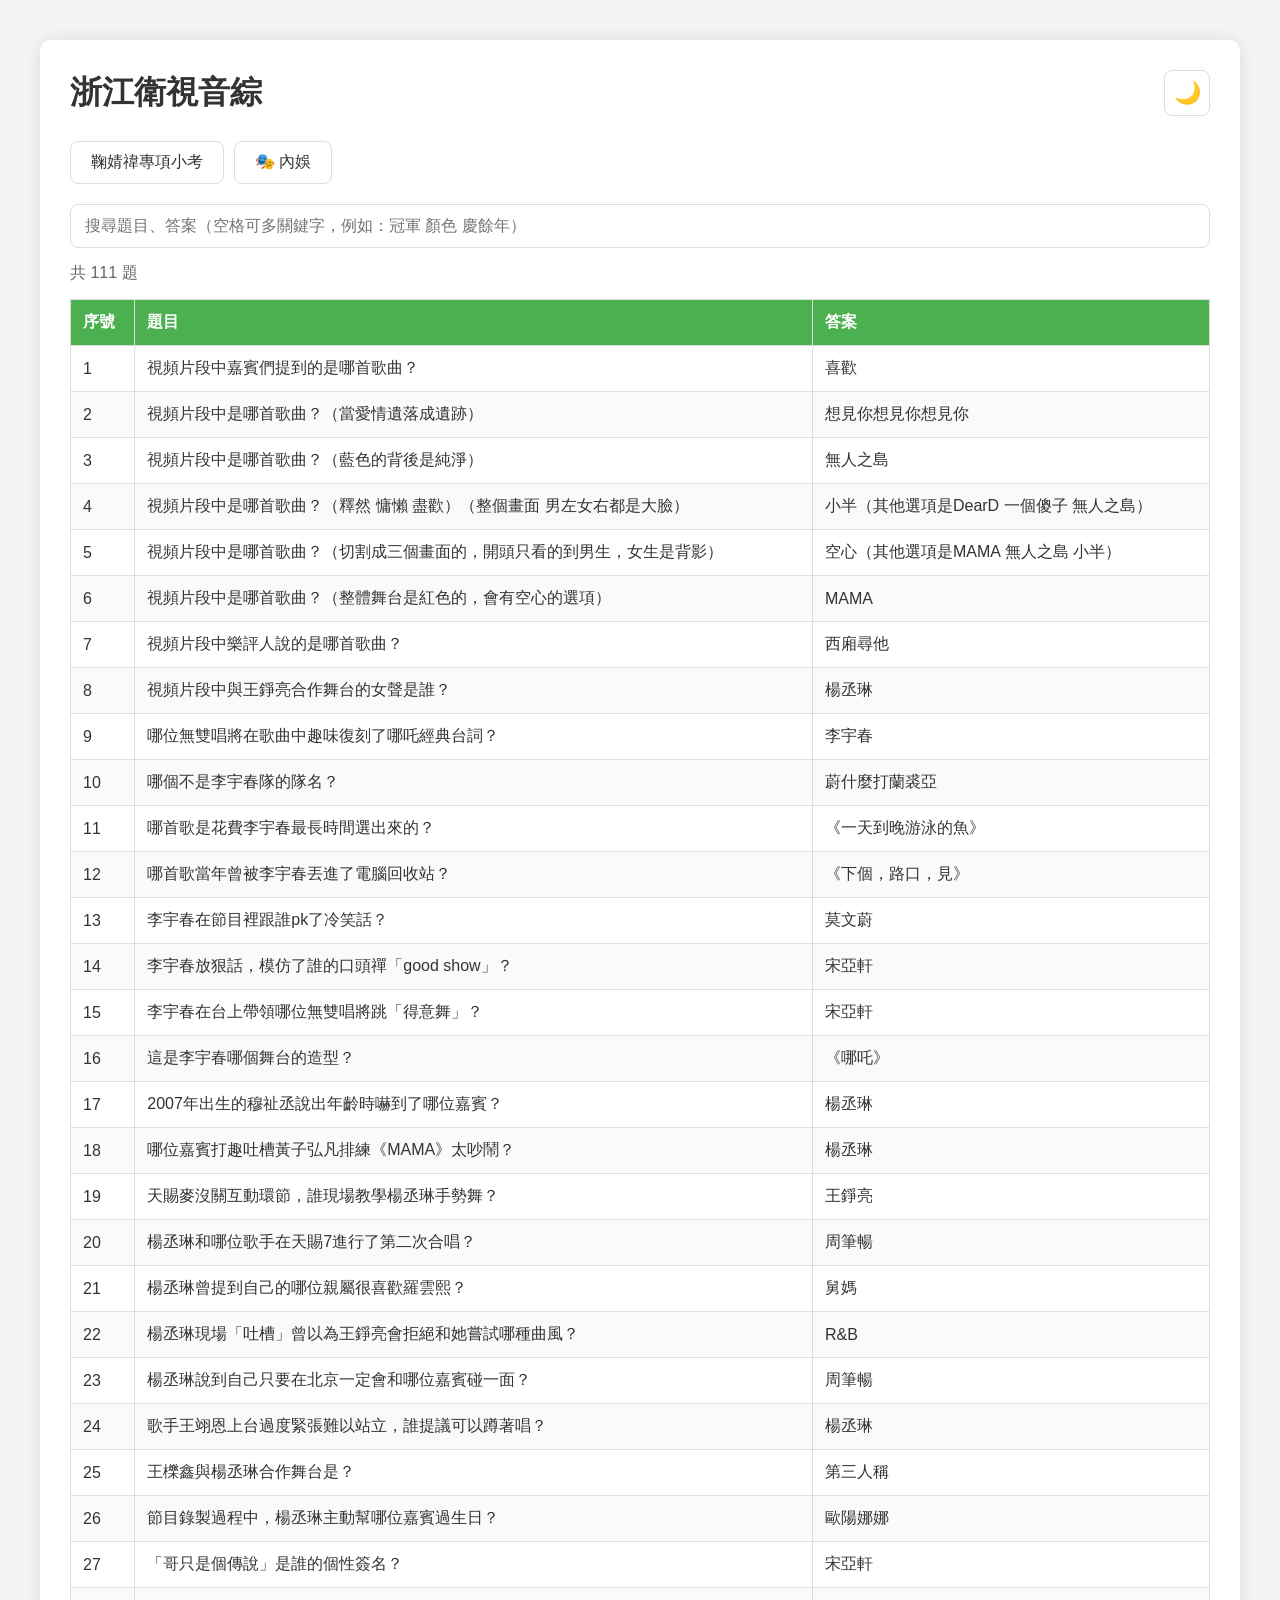
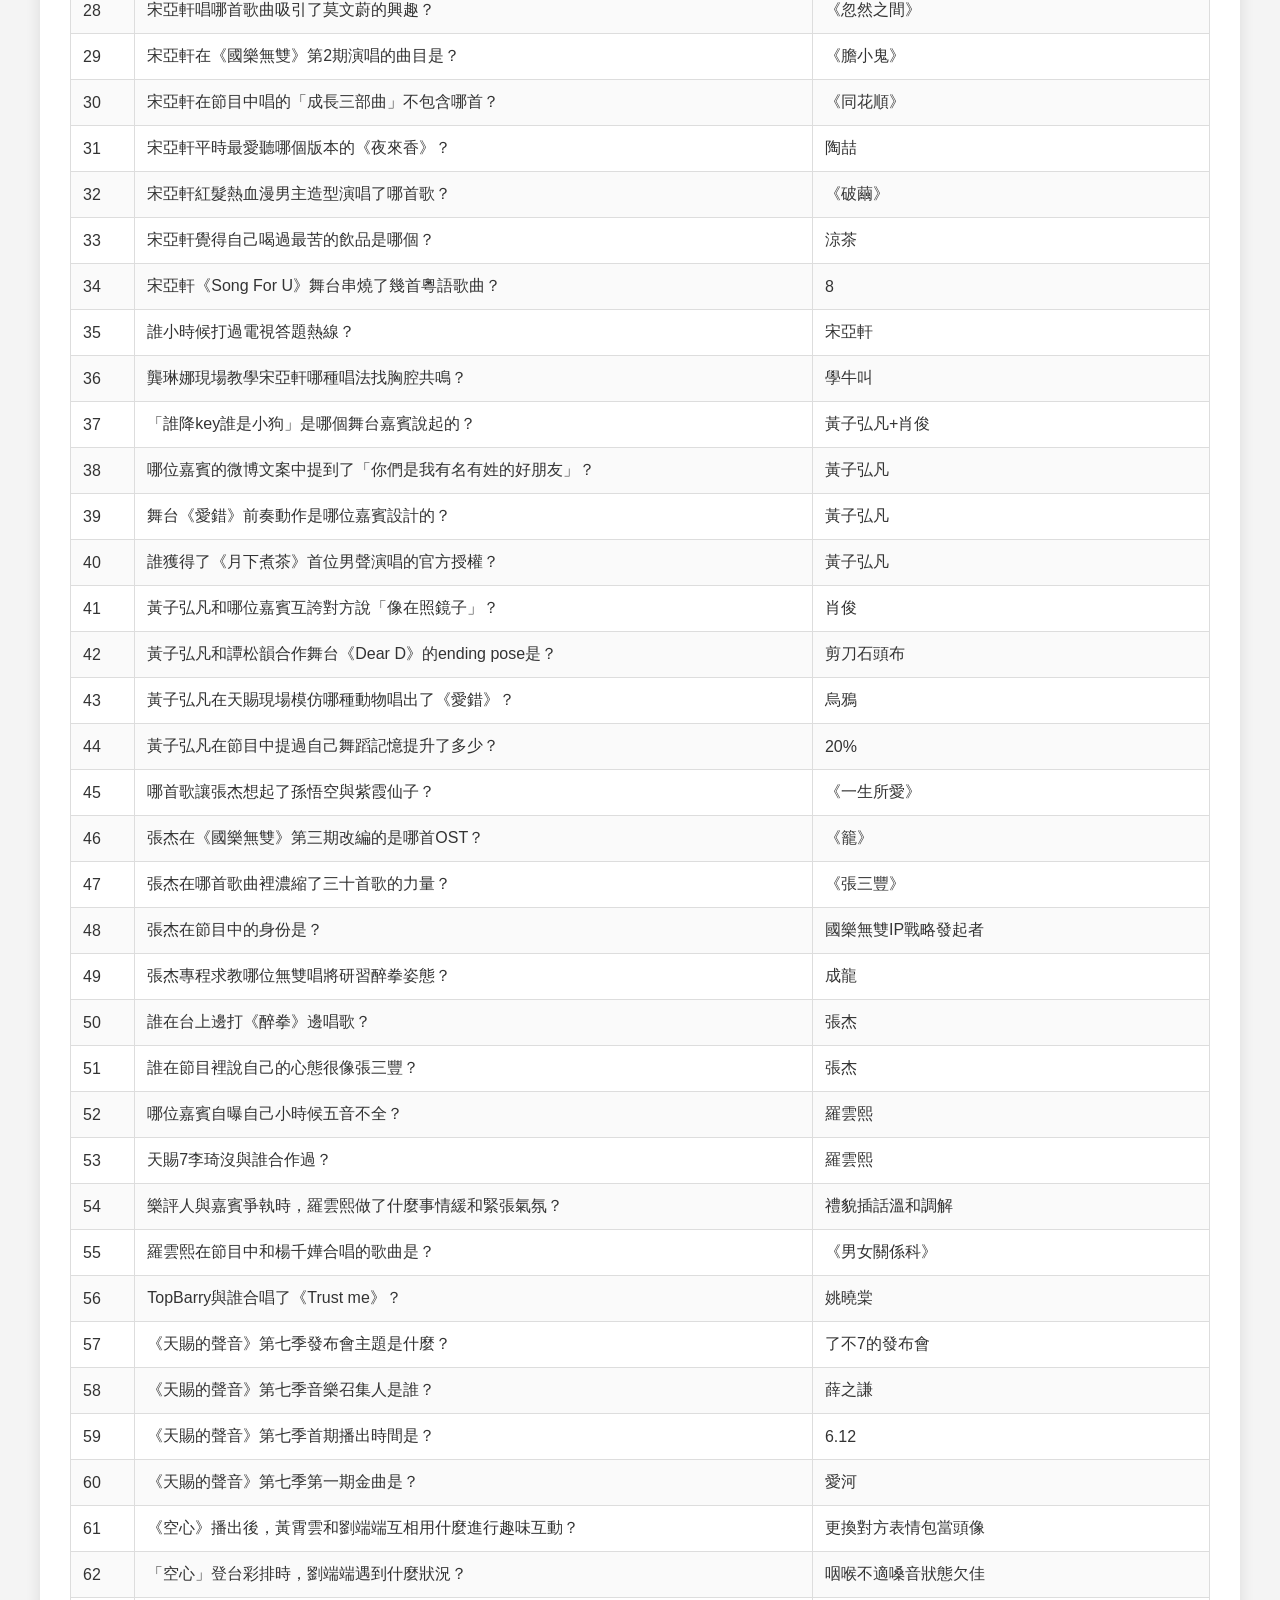
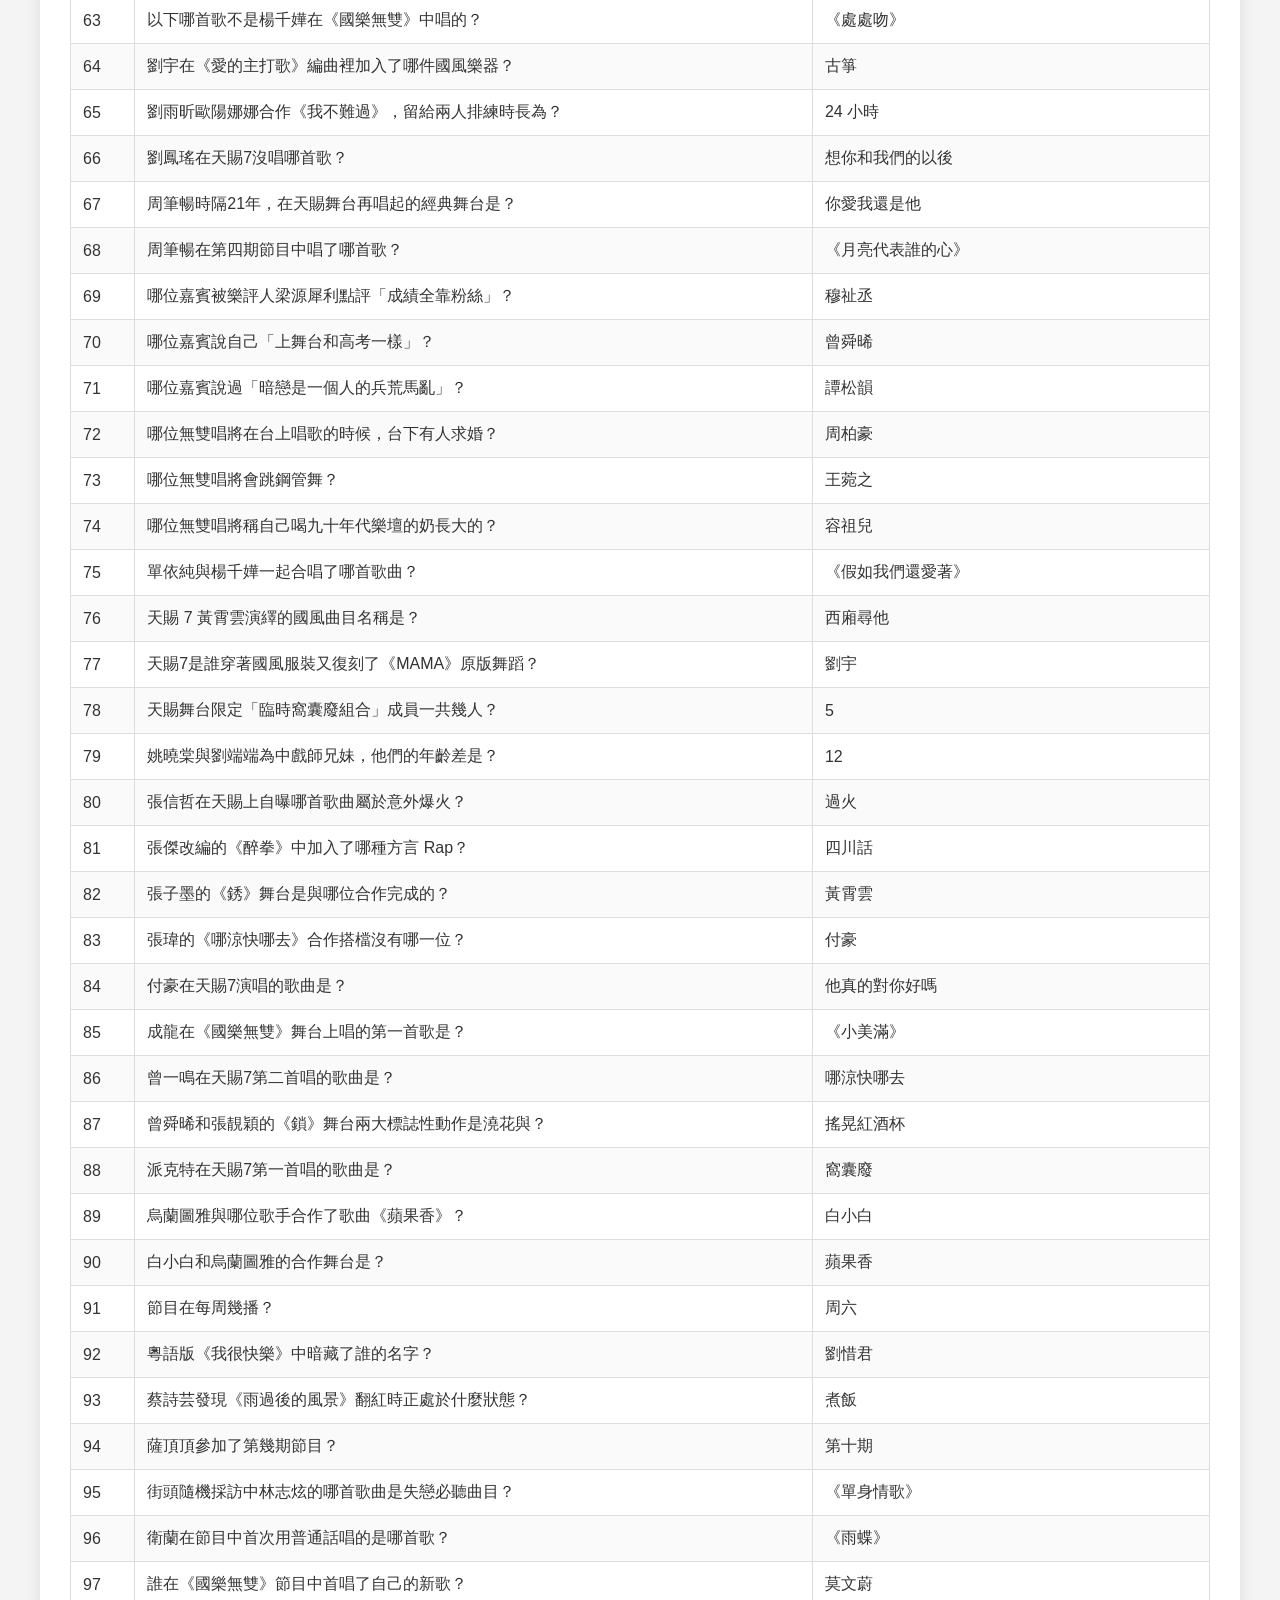
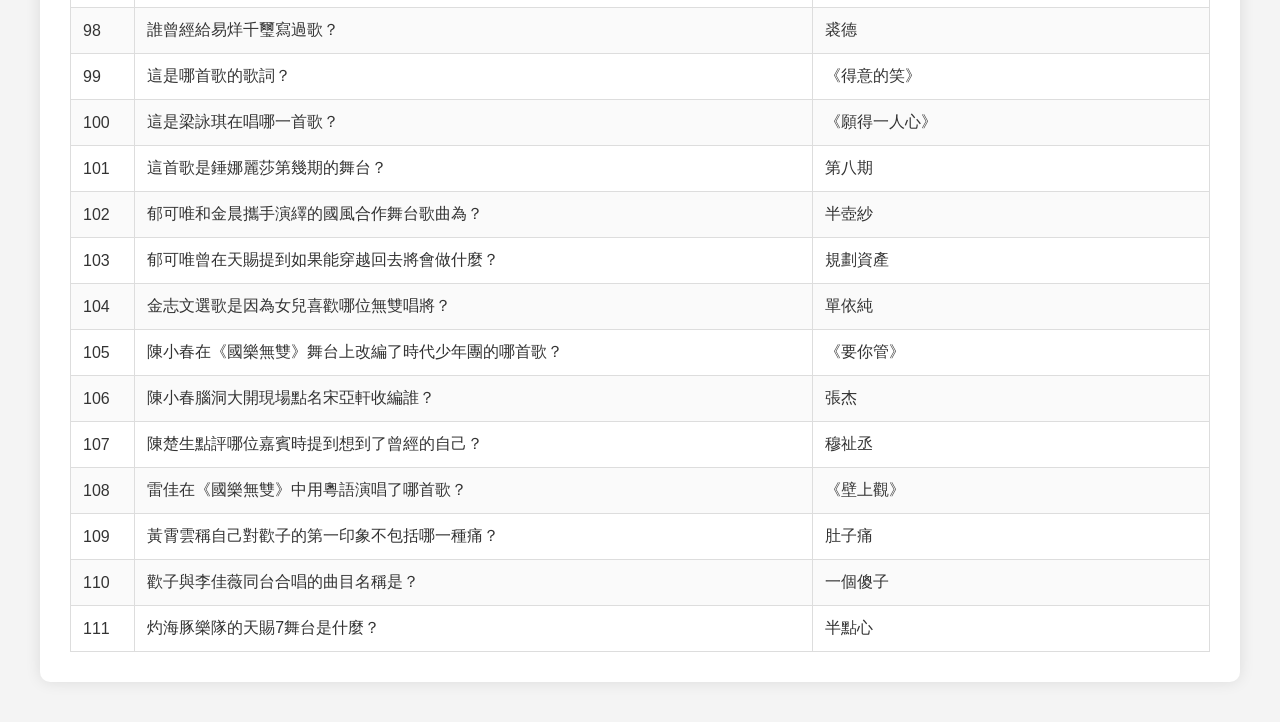
<file: index.html>
<!DOCTYPE html>
<html lang="zh-TW">

<head>
  <meta charset="UTF-8">
  <meta name="viewport" content="width=device-width, initial-scale=1.0">
  <title>題庫查詢</title>
  <script>
    (function () {
      const theme = localStorage.getItem("theme");
      if (theme === "dark") {
        document.documentElement.classList.add("dark");
      }
    })();
  </script>
  <link rel="stylesheet" href="css/style.css">
</head>

<body>

  <div class="container">

    <div class="top-bar">
      <h1 id="title"></h1>

      <button id="themeToggle" title="切換日夜模式">
        🌙
      </button>
    </div>

    <div class="tabs">
      <a href="#" class="tab" data-type="Pinyin">
        鞠婧禕專項小考
      </a>

      <!-- <a href="#" class="tab" data-type="lyn">
        劉宇寧專項小考
      </a> -->

      <!-- <a href="#" class="tab" data-type="zhejiang_TV">
        浙江衛視音綜
      </a> -->

      <!-- <a href="#" class="tab" data-type="new_star">
        新「星」
      </a> -->

      <!-- <a href="#" class="tab" data-type="hun">
        百花殺
      </a> -->

      <!-- <a href="#" class="tab" data-type="singer2026">
        歌手2026
      </a> -->

      <a href="#" class="tab" data-type="entertainment">
        🎭 內娛
      </a>

      <!-- <a href="#" class="tab" data-type="dog">
        野狗骨頭
      </a> -->

      <!-- <a href="#" class="tab" data-type="chicken">
        肯德基
      </a> -->

      <!-- <a href="#" class="tab" data-type="reasoning">
        開始推理吧
      </a> -->

      <!-- <a href="#" class="tab" data-type="star">
        灿如繁星
      </a> -->

      <!-- <a href="#" class="tab" data-type="earth">
        🌍 地球超新鮮
      </a> -->

    </div>

    <input type="text" id="search" placeholder="搜尋題目、答案（空格可多關鍵字，例如：冠軍 顏色 慶餘年）">

    <p id="count"></p>

    <table>

      <thead>
        <tr id="tableHeader"></tr>
      </thead>

      <tbody id="tableBody"></tbody>

    </table>

  </div>

  <script src="js/script.js"></script>

</body>

</html>
</file>
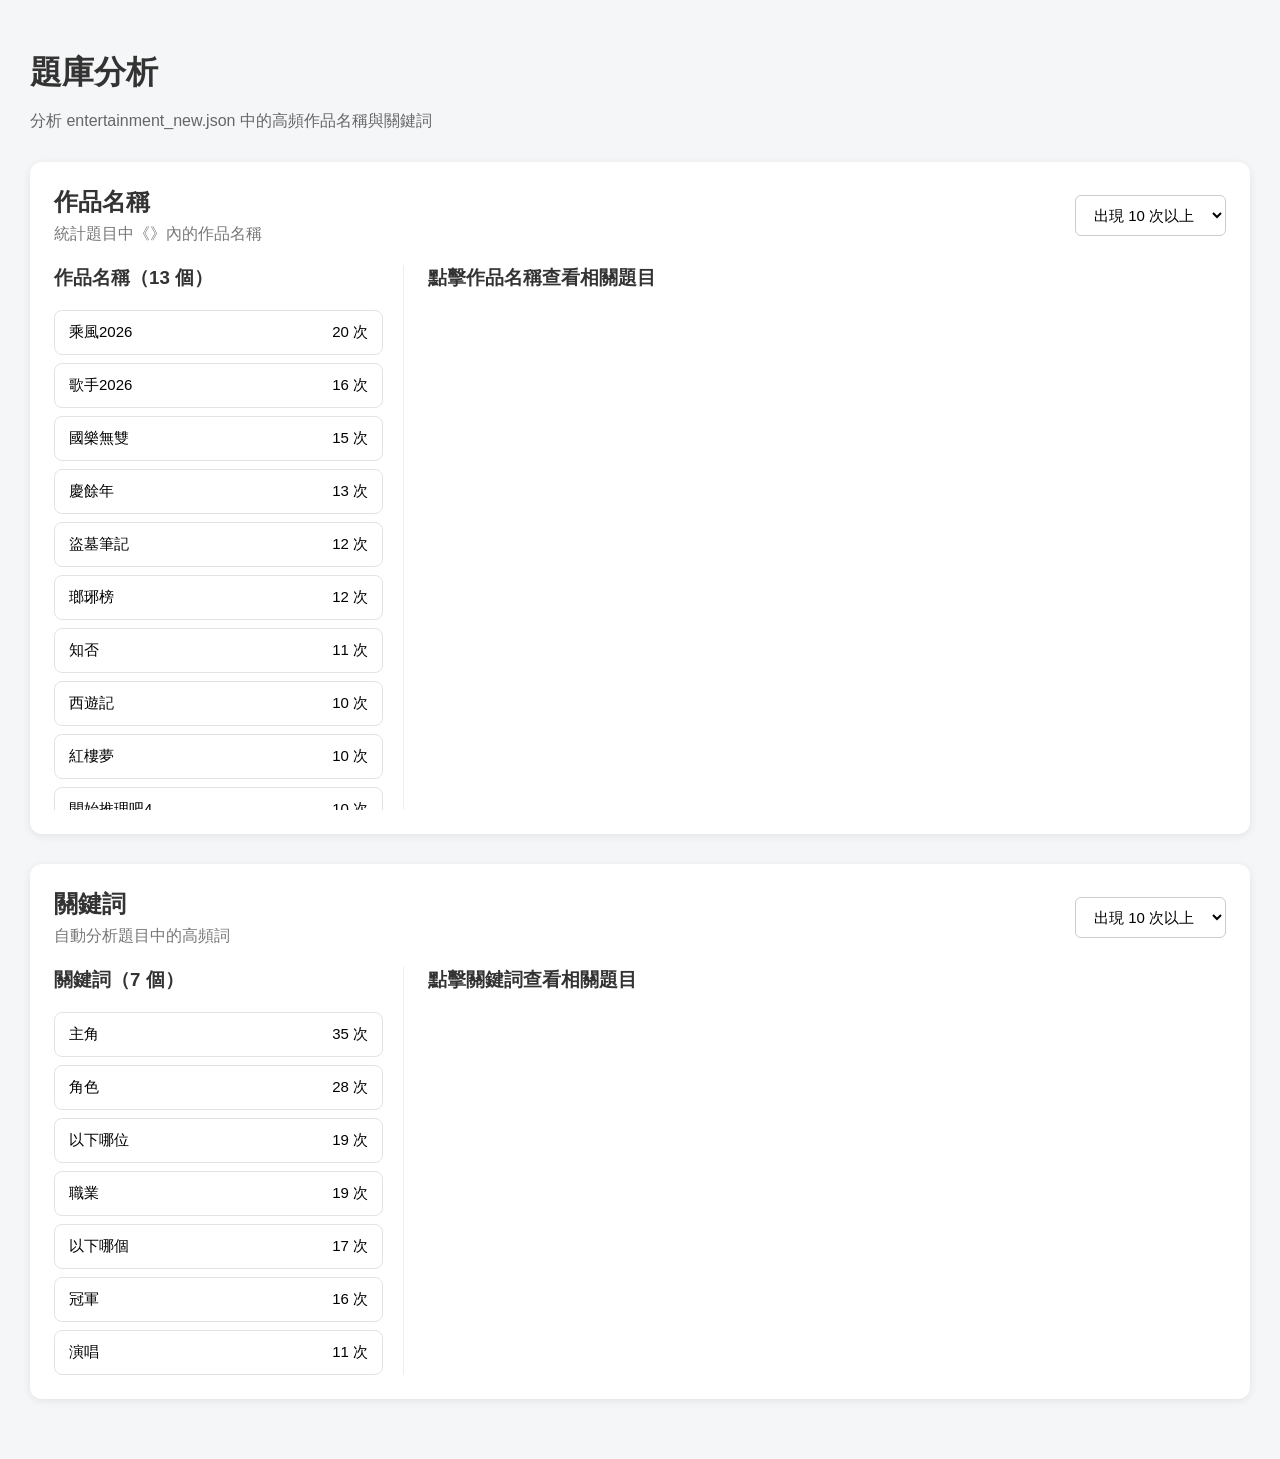
<file: analyze.html>
<!DOCTYPE html>
<html lang="zh-Hant">

<head>
  <meta charset="UTF-8">
  <meta name="viewport" content="width=device-width, initial-scale=1.0">

  <title>題庫分析</title>

  <link rel="stylesheet" href="css/analyze.css">
</head>

<body>

  <main class="container">

    <h1>題庫分析</h1>

    <p class="description">
      分析 entertainment_new.json 中的高頻作品名稱與關鍵詞
    </p>


    <!-- ==================== -->
    <!-- 作品名稱 -->
    <!-- ==================== -->

    <section class="analysis-section">

      <div class="section-header">

        <div>
          <h2>作品名稱</h2>

          <p>
            統計題目中《》內的作品名稱
          </p>
        </div>

        <select id="workThreshold">
          <option value="2">出現 2 次以上</option>
          <option value="10" selected>出現 10 次以上</option>
          <option value="20">出現 20 次以上</option>
        </select>

      </div>


      <div class="content-layout">

        <div class="keyword-panel">

          <h3 id="workCount">
            作品名稱
          </h3>

          <div id="workList" class="keyword-list"></div>

        </div>


        <div class="question-panel">

          <h3 id="workQuestionTitle">
            點擊作品名稱查看相關題目
          </h3>

          <div id="workQuestionList"></div>

        </div>

      </div>

    </section>


    <!-- ==================== -->
    <!-- 關鍵詞 -->
    <!-- ==================== -->

    <section class="analysis-section">

      <div class="section-header">

        <div>
          <h2>關鍵詞</h2>

          <p>
            自動分析題目中的高頻詞
          </p>
        </div>

        <select id="keywordThreshold">
          <option value="2">出現 2 次以上</option>
          <option value="10" selected>出現 10 次以上</option>
          <option value="20">出現 20 次以上</option>
        </select>

      </div>


      <div class="content-layout">

        <div class="keyword-panel">

          <h3 id="keywordCount">
            關鍵詞
          </h3>

          <div id="keywordList" class="keyword-list"></div>

        </div>


        <div class="question-panel">

          <h3 id="keywordQuestionTitle">
            點擊關鍵詞查看相關題目
          </h3>

          <div id="keywordQuestionList"></div>

        </div>

      </div>

    </section>

  </main>


  <script src="js/analyze.js"></script>

</body>

</html>
</file>
<file: css/style.css>
*,
*::before,
*::after {
  margin: 0;
  padding: 0;
  box-sizing: border-box;
}

:root {
  --bg: #f4f4f4;
  --card: #ffffff;
  --text: #333333;
  --text-light: #666666;

  --primary: #4caf50;
  --primary-hover: #45a049;

  --border: #dddddd;
  --tab-hover: #eeeeee;

  --row-even: #fafafa;
  --row-hover: #fff8dc;

  --shadow: 0 0 15px rgba(0, 0, 0, .1);
}

html.dark {
  --bg: #1b1b1b;
  --card: #262626;
  --text: #f2f2f2;
  --text-light: #bbbbbb;

  --primary: #63c56a;
  --primary-hover: #53b45b;

  --border: #444444;
  --tab-hover: #333333;

  --row-even: #2f2f2f;
  --row-hover: #3a3a3a;

  --shadow: 0 0 20px rgba(0, 0, 0, .45);
}

body {
  background: var(--bg);
  color: var(--text);
  font-family: "Microsoft JhengHei", sans-serif;
  transition: .25s;
}

.container {
  width: min(1200px, 95%);
  margin: 40px auto;
  padding: 30px;
  background: var(--card);
  border-radius: 10px;
  box-shadow: var(--shadow);
}

.top-bar {
  display: flex;
  justify-content: space-between;
  align-items: center;
  margin-bottom: 25px;
}

h1 {
  font-size: 32px;
}

#themeToggle {
  width: 46px;
  height: 46px;
  border: 1px solid var(--border);
  border-radius: 8px;
  background: var(--card);
  cursor: pointer;
  font-size: 22px;
  transition: .2s;
}

#themeToggle:hover {
  background: var(--tab-hover);
}

.tabs {
  display: flex;
  flex-wrap: wrap;
  gap: 10px;
  margin-bottom: 20px;
}

.tab {
  padding: 10px 20px;
  text-decoration: none;
  color: var(--text);
  border: 1px solid var(--border);
  border-radius: 8px;
  transition: .2s;
}

.tab:hover {
  background: var(--tab-hover);
}

.tab.active {
  background: var(--primary);
  color: #fff;
  border-color: var(--primary);
}

#search {
  width: 100%;
  padding: 12px 14px;
  margin-bottom: 15px;
  border: 1px solid var(--border);
  border-radius: 8px;
  background: var(--card);
  color: var(--text);
  font-size: 16px;
}

#search:focus {
  outline: none;
  border-color: var(--primary);
}

#count {
  margin-bottom: 15px;
  color: var(--text-light);
}

table {
  width: 100%;
  border-collapse: collapse;
}

th {
  background: var(--primary);
  color: #fff;
}

th,
td {
  padding: 12px;
  border: 1px solid var(--border);
  text-align: left;
}

tbody tr:nth-child(even) {
  background: var(--row-even);
}

tbody tr:hover {
  background: var(--row-hover);
}

.no-data {
  text-align: center;
  color: var(--text-light);
}

@media (max-width: 768px) {
  .container {
    width: 98%;
    padding: 20px;
  }

  .top-bar {
    align-items: flex-start;
    gap: 15px;
  }

  h1 {
    font-size: 26px;
  }

  .tabs {
    gap: 8px;
  }

  .tab {
    padding: 8px 14px;
    font-size: 14px;
  }

  th,
  td {
    padding: 10px;
    font-size: 14px;
  }
}
</file>
<file: css/analyze.css>
* {
  box-sizing: border-box;
}


body {

  margin: 0;

  padding: 30px;

  background: #f5f6f8;

  color: #333;

  font-family:

    "Microsoft JhengHei",

    "微軟正黑體",

    Arial,

    sans-serif;

}


.container {

  max-width: 1400px;

  margin: 0 auto;

}


h1 {

  margin-bottom: 8px;

}


.description {

  color: #666;

  margin-bottom: 30px;

}


.analysis-section {

  background: white;

  border-radius: 12px;

  padding: 24px;

  margin-bottom: 30px;

  box-shadow:

    0 2px 8px

    rgba(0, 0, 0, 0.08);

}


.section-header {

  display: flex;

  justify-content: space-between;

  align-items: center;

  gap: 20px;

  margin-bottom: 20px;

}


.section-header h2 {

  margin: 0 0 6px;

}


.section-header p {

  margin: 0;

  color: #777;

}


select {

  padding: 10px 14px;

  border: 1px solid #ccc;

  border-radius: 6px;

  background: white;

  font-size: 15px;

  cursor: pointer;

}


.content-layout {

  display: grid;

  grid-template-columns:

    minmax(260px, 350px)

    1fr;

  gap: 24px;

}


.keyword-panel {

  border-right: 1px solid #eee;

  padding-right: 20px;

}


.keyword-panel h3,

.question-panel h3 {

  margin-top: 0;

}


.keyword-list {

  display: flex;

  flex-direction: column;

  gap: 8px;

  max-height: 500px;

  overflow-y: auto;

}


.keyword-item {

  display: flex;

  justify-content: space-between;

  align-items: center;

  width: 100%;

  padding: 12px 14px;

  border: 1px solid #e3e3e3;

  border-radius: 8px;

  background: white;

  text-align: left;

  cursor: pointer;

  font-size: 15px;

  transition: 0.2s;

}


.keyword-item:hover {

  background: #f3f4f6;

  transform: translateX(2px);

}


.keyword-item strong {

  color: #777;

  white-space: nowrap;

}


.question-panel {

  min-width: 0;

}


#workQuestionList,

#keywordQuestionList {

  max-height: 500px;

  overflow-y: auto;

}


.question-item {

  display: flex;

  gap: 14px;

  padding: 14px 0;

  border-bottom: 1px solid #eee;

}


.question-number {

  flex: 0 0 30px;

  font-weight: bold;

  color: #888;

}


.question-content {

  min-width: 0;

}


.question-text {

  line-height: 1.7;

}


.answer {

  margin-top: 6px;

  color: #666;

  font-size: 14px;

}


.empty {

  color: #888;

}


@media (max-width: 800px) {


  body {

    padding: 15px;

  }


  .section-header {

    align-items: flex-start;

    flex-direction: column;

  }


  .content-layout {

    grid-template-columns: 1fr;

  }


  .keyword-panel {

    border-right: none;

    border-bottom: 1px solid #eee;

    padding-right: 0;

    padding-bottom: 20px;

  }


  .keyword-list {

    max-height: 300px;

  }

}
</file>
